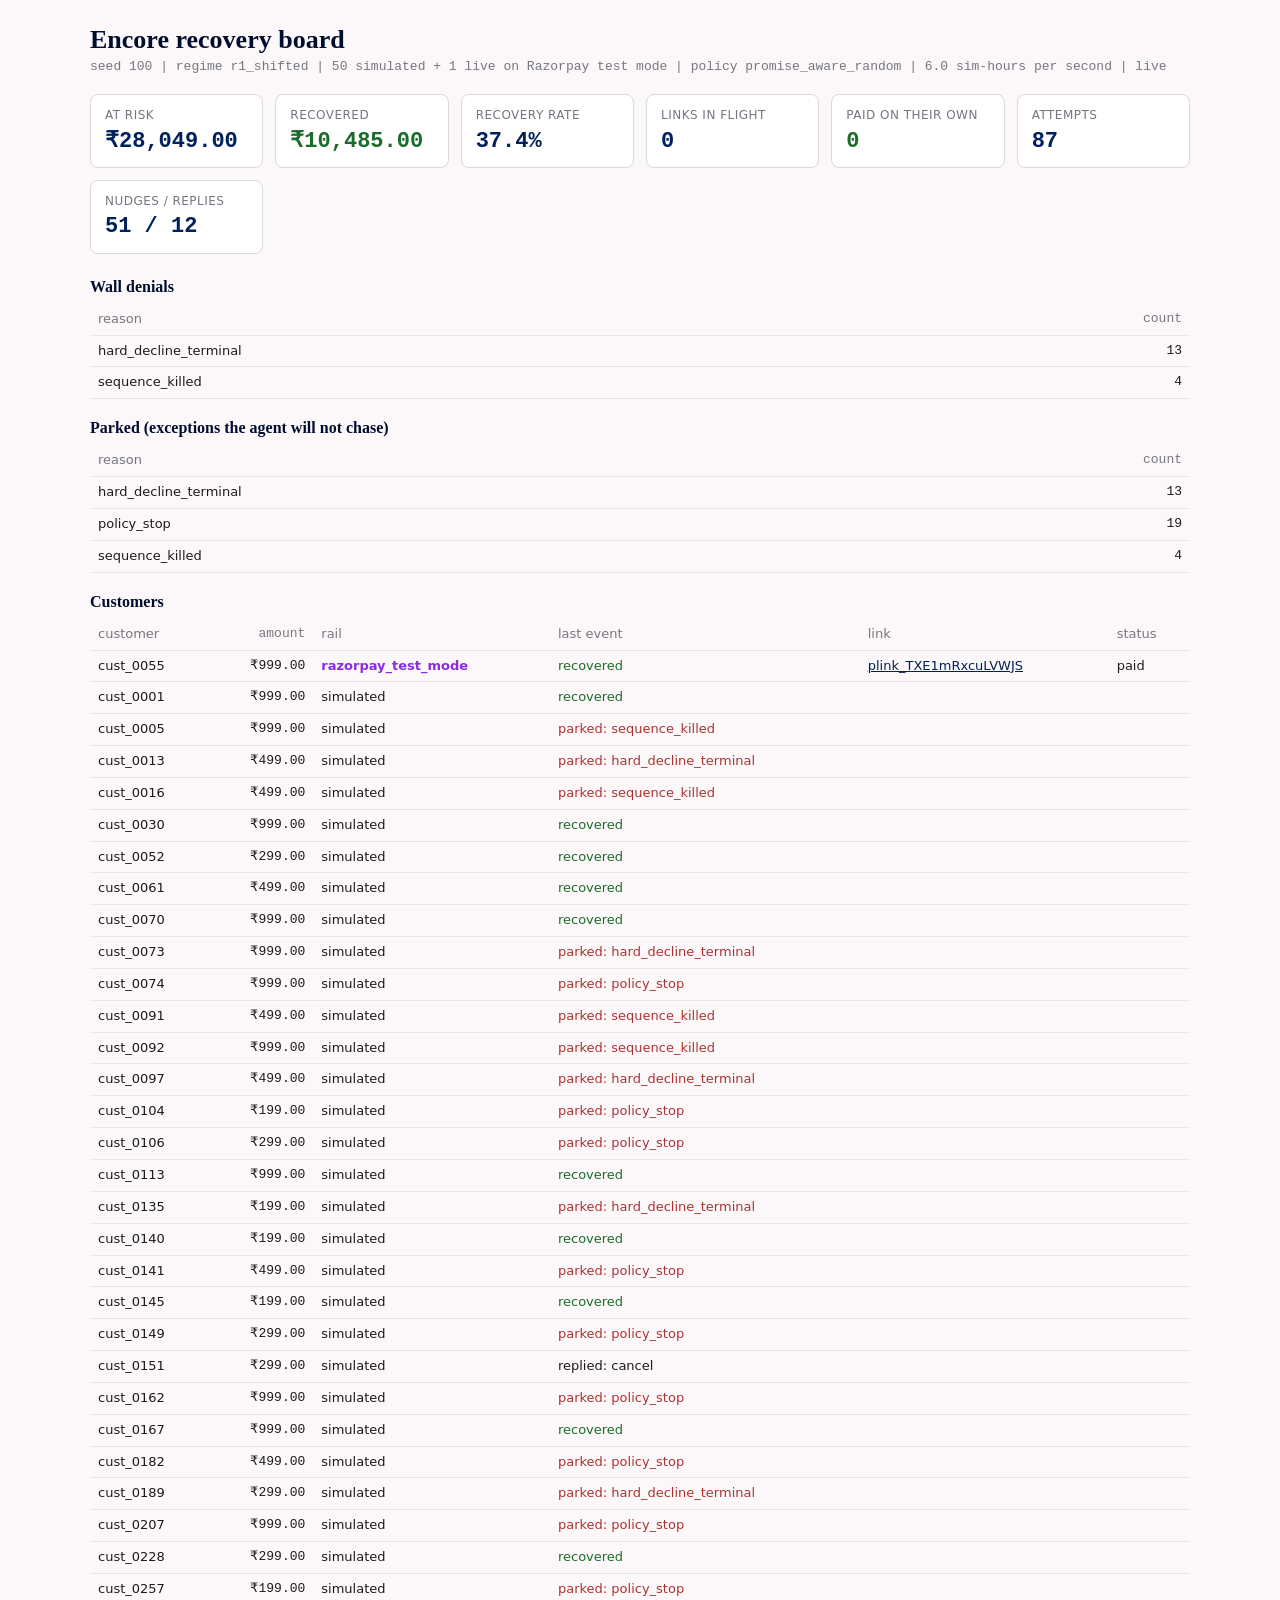
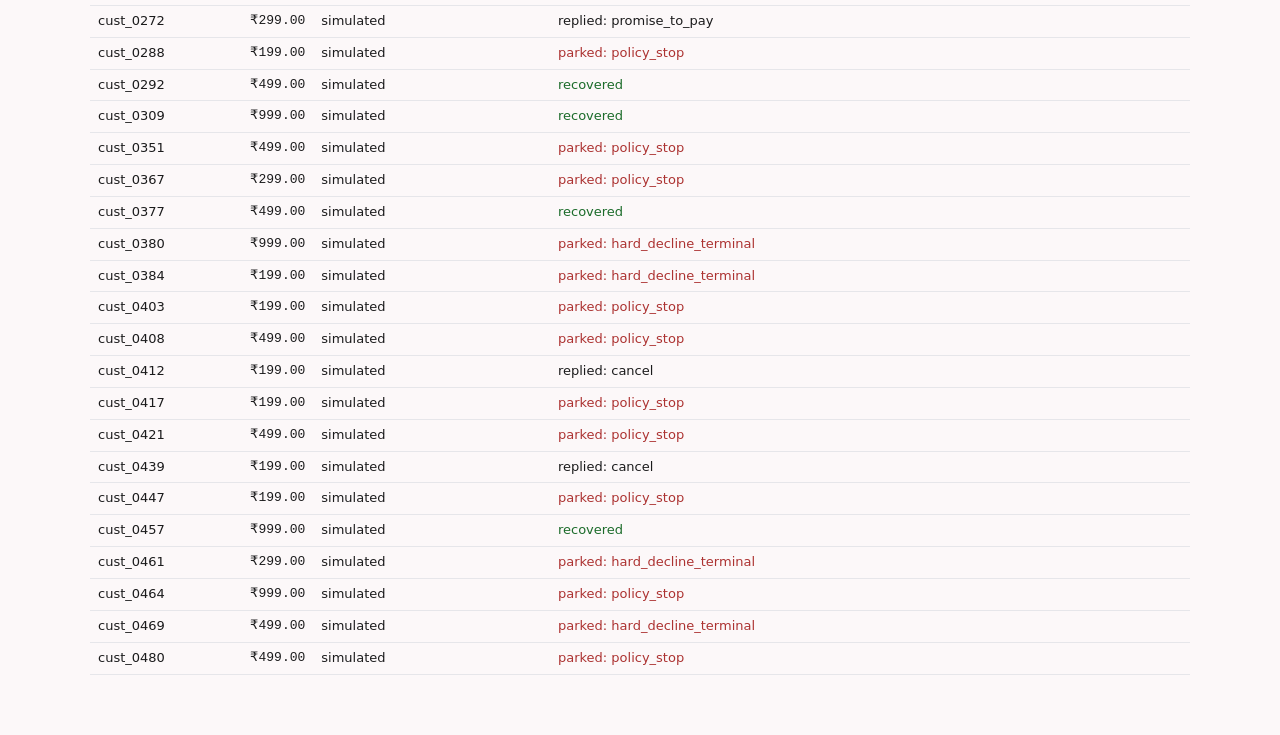
<file: docs/evidence/board-2026-09-02-live.html>
<!doctype html>
<html lang='en'><head><meta charset='utf-8'><meta http-equiv="refresh" content="3"><meta name='viewport' content='width=device-width, initial-scale=1'><title>Encore recovery board</title><style>
body{margin:0;background:#fcf8f9;color:#1b1b1c;font:15px/1.45 'IBM Plex Sans',system-ui,sans-serif}
main{max-width:1100px;margin:0 auto;padding:24px 20px 60px}
h1{font:600 26px/1.2 'IBM Plex Serif',Georgia,serif;color:#000d2f;margin:0 0 4px}
.prov{color:#757681;font:13px 'IBM Plex Mono',ui-monospace,monospace;margin-bottom:20px}
.cards{display:grid;grid-template-columns:repeat(auto-fit,minmax(170px,1fr));gap:12px;margin-bottom:24px}
.card{border:1px solid #d8d9de;border-radius:8px;padding:12px 14px;background:#fff}
.card .k{font-size:12px;color:#757681;text-transform:uppercase;letter-spacing:.04em}
.card .v{font:600 22px/1.2 'IBM Plex Mono',ui-monospace,monospace;color:#00205b;margin-top:4px}
.card.win .v{color:#1b6b2a}
h2{font:600 16px 'IBM Plex Serif',Georgia,serif;color:#000d2f;margin:20px 0 8px}
table{border-collapse:collapse;width:100%;font-size:13px}
th,td{padding:6px 8px;border-bottom:1px solid #e6e6ea;text-align:left;vertical-align:top}
th{color:#757681;font-weight:500}
td.num,th.num{text-align:right;font-family:'IBM Plex Mono',ui-monospace,monospace}
.live{color:#8a2be2;font-weight:600}
.ok{color:#1b6b2a}.bad{color:#ac3231}
.wrap{overflow-x:auto}
a{color:#00205b}
</style></head><body><main><h1>Encore recovery board</h1><div class='prov'>seed 100 | regime r1_shifted | 50 simulated + 1 live on Razorpay test mode | policy promise_aware_random | 6.0 sim-hours per second | live</div><div class='cards'><div class='card '><div class='k'>At risk</div><div class='v'>₹28,049.00</div></div><div class='card win'><div class='k'>Recovered</div><div class='v'>₹10,485.00</div></div><div class='card '><div class='k'>Recovery rate</div><div class='v'>37.4%</div></div><div class='card '><div class='k'>Links in flight</div><div class='v'>0</div></div><div class='card win'><div class='k'>Paid on their own</div><div class='v'>0</div></div><div class='card '><div class='k'>Attempts</div><div class='v'>87</div></div><div class='card '><div class='k'>Nudges / replies</div><div class='v'>51 / 12</div></div></div><h2>Wall denials</h2><div class='wrap'><table><tr><th>reason</th><th class='num'>count</th></tr><tr><td>hard_decline_terminal</td><td class='num'>13</td></tr><tr><td>sequence_killed</td><td class='num'>4</td></tr></table></div><h2>Parked (exceptions the agent will not chase)</h2><div class='wrap'><table><tr><th>reason</th><th class='num'>count</th></tr><tr><td>hard_decline_terminal</td><td class='num'>13</td></tr><tr><td>policy_stop</td><td class='num'>19</td></tr><tr><td>sequence_killed</td><td class='num'>4</td></tr></table></div><h2>Customers</h2><div class='wrap'><table><tr><th>customer</th><th class='num'>amount</th><th>rail</th><th>last event</th><th>link</th><th>status</th></tr><tr><td>cust_0055</td><td class='num'>₹999.00</td><td><span class='live'>razorpay_test_mode</span></td><td class='ok'>recovered</td><td><a href='https://rzp.io/rzp/aAabolSJ'>plink_TXE1mRxcuLVWJS</a></td><td>paid</td></tr><tr><td>cust_0001</td><td class='num'>₹999.00</td><td>simulated</td><td class='ok'>recovered</td><td></td><td></td></tr><tr><td>cust_0005</td><td class='num'>₹999.00</td><td>simulated</td><td class='bad'>parked: sequence_killed</td><td></td><td></td></tr><tr><td>cust_0013</td><td class='num'>₹499.00</td><td>simulated</td><td class='bad'>parked: hard_decline_terminal</td><td></td><td></td></tr><tr><td>cust_0016</td><td class='num'>₹499.00</td><td>simulated</td><td class='bad'>parked: sequence_killed</td><td></td><td></td></tr><tr><td>cust_0030</td><td class='num'>₹999.00</td><td>simulated</td><td class='ok'>recovered</td><td></td><td></td></tr><tr><td>cust_0052</td><td class='num'>₹299.00</td><td>simulated</td><td class='ok'>recovered</td><td></td><td></td></tr><tr><td>cust_0061</td><td class='num'>₹499.00</td><td>simulated</td><td class='ok'>recovered</td><td></td><td></td></tr><tr><td>cust_0070</td><td class='num'>₹999.00</td><td>simulated</td><td class='ok'>recovered</td><td></td><td></td></tr><tr><td>cust_0073</td><td class='num'>₹999.00</td><td>simulated</td><td class='bad'>parked: hard_decline_terminal</td><td></td><td></td></tr><tr><td>cust_0074</td><td class='num'>₹999.00</td><td>simulated</td><td class='bad'>parked: policy_stop</td><td></td><td></td></tr><tr><td>cust_0091</td><td class='num'>₹499.00</td><td>simulated</td><td class='bad'>parked: sequence_killed</td><td></td><td></td></tr><tr><td>cust_0092</td><td class='num'>₹999.00</td><td>simulated</td><td class='bad'>parked: sequence_killed</td><td></td><td></td></tr><tr><td>cust_0097</td><td class='num'>₹499.00</td><td>simulated</td><td class='bad'>parked: hard_decline_terminal</td><td></td><td></td></tr><tr><td>cust_0104</td><td class='num'>₹199.00</td><td>simulated</td><td class='bad'>parked: policy_stop</td><td></td><td></td></tr><tr><td>cust_0106</td><td class='num'>₹299.00</td><td>simulated</td><td class='bad'>parked: policy_stop</td><td></td><td></td></tr><tr><td>cust_0113</td><td class='num'>₹999.00</td><td>simulated</td><td class='ok'>recovered</td><td></td><td></td></tr><tr><td>cust_0135</td><td class='num'>₹199.00</td><td>simulated</td><td class='bad'>parked: hard_decline_terminal</td><td></td><td></td></tr><tr><td>cust_0140</td><td class='num'>₹199.00</td><td>simulated</td><td class='ok'>recovered</td><td></td><td></td></tr><tr><td>cust_0141</td><td class='num'>₹499.00</td><td>simulated</td><td class='bad'>parked: policy_stop</td><td></td><td></td></tr><tr><td>cust_0145</td><td class='num'>₹199.00</td><td>simulated</td><td class='ok'>recovered</td><td></td><td></td></tr><tr><td>cust_0149</td><td class='num'>₹299.00</td><td>simulated</td><td class='bad'>parked: policy_stop</td><td></td><td></td></tr><tr><td>cust_0151</td><td class='num'>₹299.00</td><td>simulated</td><td class=''>replied: cancel</td><td></td><td></td></tr><tr><td>cust_0162</td><td class='num'>₹999.00</td><td>simulated</td><td class='bad'>parked: policy_stop</td><td></td><td></td></tr><tr><td>cust_0167</td><td class='num'>₹999.00</td><td>simulated</td><td class='ok'>recovered</td><td></td><td></td></tr><tr><td>cust_0182</td><td class='num'>₹499.00</td><td>simulated</td><td class='bad'>parked: policy_stop</td><td></td><td></td></tr><tr><td>cust_0189</td><td class='num'>₹299.00</td><td>simulated</td><td class='bad'>parked: hard_decline_terminal</td><td></td><td></td></tr><tr><td>cust_0207</td><td class='num'>₹999.00</td><td>simulated</td><td class='bad'>parked: policy_stop</td><td></td><td></td></tr><tr><td>cust_0228</td><td class='num'>₹299.00</td><td>simulated</td><td class='ok'>recovered</td><td></td><td></td></tr><tr><td>cust_0257</td><td class='num'>₹199.00</td><td>simulated</td><td class='bad'>parked: policy_stop</td><td></td><td></td></tr><tr><td>cust_0272</td><td class='num'>₹299.00</td><td>simulated</td><td class=''>replied: promise_to_pay</td><td></td><td></td></tr><tr><td>cust_0288</td><td class='num'>₹199.00</td><td>simulated</td><td class='bad'>parked: policy_stop</td><td></td><td></td></tr><tr><td>cust_0292</td><td class='num'>₹499.00</td><td>simulated</td><td class='ok'>recovered</td><td></td><td></td></tr><tr><td>cust_0309</td><td class='num'>₹999.00</td><td>simulated</td><td class='ok'>recovered</td><td></td><td></td></tr><tr><td>cust_0351</td><td class='num'>₹499.00</td><td>simulated</td><td class='bad'>parked: policy_stop</td><td></td><td></td></tr><tr><td>cust_0367</td><td class='num'>₹299.00</td><td>simulated</td><td class='bad'>parked: policy_stop</td><td></td><td></td></tr><tr><td>cust_0377</td><td class='num'>₹499.00</td><td>simulated</td><td class='ok'>recovered</td><td></td><td></td></tr><tr><td>cust_0380</td><td class='num'>₹999.00</td><td>simulated</td><td class='bad'>parked: hard_decline_terminal</td><td></td><td></td></tr><tr><td>cust_0384</td><td class='num'>₹199.00</td><td>simulated</td><td class='bad'>parked: hard_decline_terminal</td><td></td><td></td></tr><tr><td>cust_0403</td><td class='num'>₹199.00</td><td>simulated</td><td class='bad'>parked: policy_stop</td><td></td><td></td></tr><tr><td>cust_0408</td><td class='num'>₹499.00</td><td>simulated</td><td class='bad'>parked: policy_stop</td><td></td><td></td></tr><tr><td>cust_0412</td><td class='num'>₹199.00</td><td>simulated</td><td class=''>replied: cancel</td><td></td><td></td></tr><tr><td>cust_0417</td><td class='num'>₹199.00</td><td>simulated</td><td class='bad'>parked: policy_stop</td><td></td><td></td></tr><tr><td>cust_0421</td><td class='num'>₹499.00</td><td>simulated</td><td class='bad'>parked: policy_stop</td><td></td><td></td></tr><tr><td>cust_0439</td><td class='num'>₹199.00</td><td>simulated</td><td class=''>replied: cancel</td><td></td><td></td></tr><tr><td>cust_0447</td><td class='num'>₹199.00</td><td>simulated</td><td class='bad'>parked: policy_stop</td><td></td><td></td></tr><tr><td>cust_0457</td><td class='num'>₹999.00</td><td>simulated</td><td class='ok'>recovered</td><td></td><td></td></tr><tr><td>cust_0461</td><td class='num'>₹299.00</td><td>simulated</td><td class='bad'>parked: hard_decline_terminal</td><td></td><td></td></tr><tr><td>cust_0464</td><td class='num'>₹999.00</td><td>simulated</td><td class='bad'>parked: policy_stop</td><td></td><td></td></tr><tr><td>cust_0469</td><td class='num'>₹499.00</td><td>simulated</td><td class='bad'>parked: hard_decline_terminal</td><td></td><td></td></tr><tr><td>cust_0480</td><td class='num'>₹499.00</td><td>simulated</td><td class='bad'>parked: policy_stop</td><td></td><td></td></tr></table></div></main></body></html>
</file>
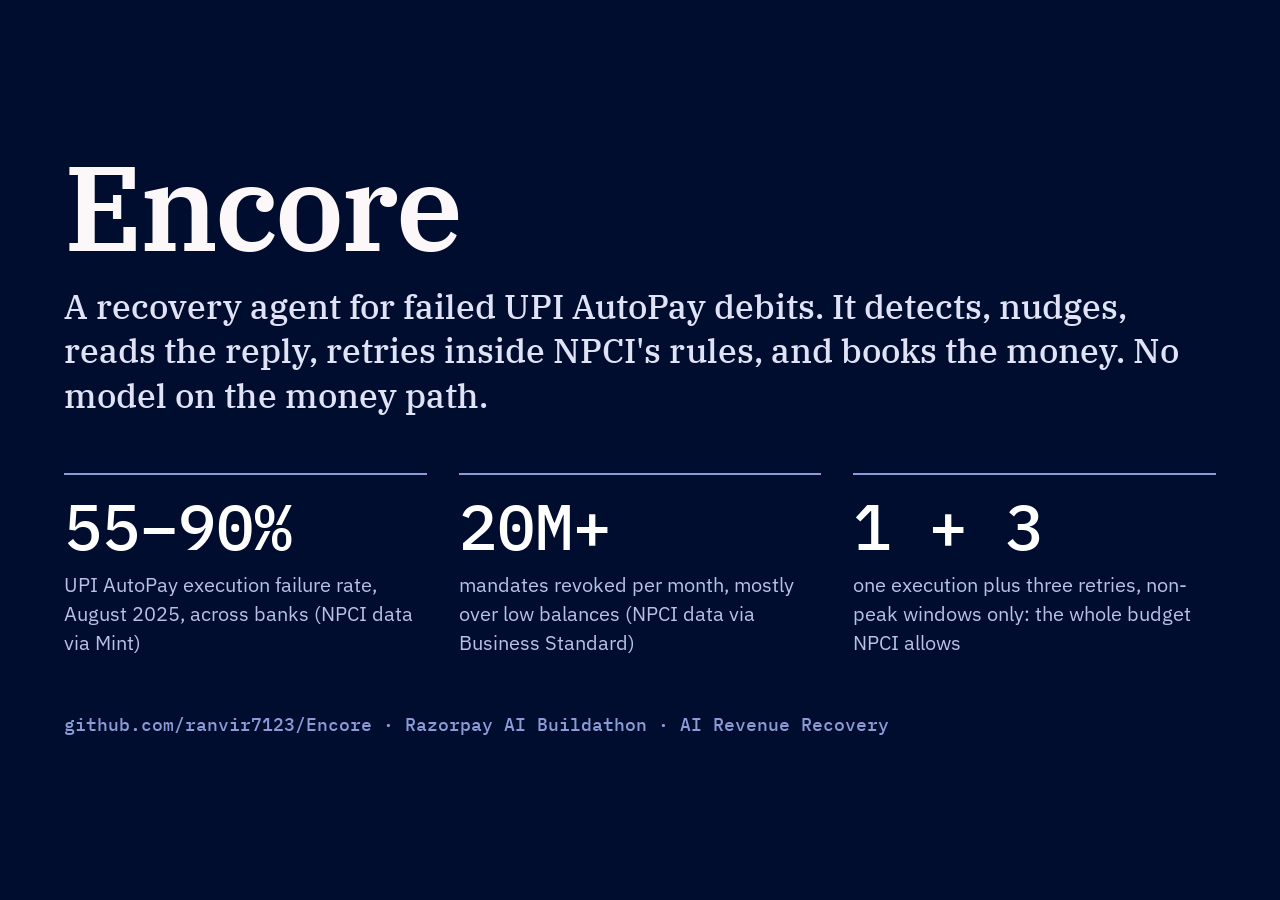
<file: docs/video/title-card.html>
<!doctype html>
<html lang="en">
<head>
<meta charset="utf-8">
<meta name="viewport" content="width=device-width, initial-scale=1">
<title>Encore — title card</title>
<link rel="preconnect" href="https://fonts.googleapis.com">
<link rel="stylesheet" href="https://fonts.googleapis.com/css2?family=IBM+Plex+Serif:wght@500;600&family=IBM+Plex+Sans:wght@400;500&family=IBM+Plex+Mono:wght@500&display=swap">
<style>
  /* The opening 20 seconds of the demo video. Static, no JavaScript. Every
     number is from README section 1 and carries its source there. */
  html, body { height: 100%; margin: 0; }
  body {
    background: #000d2f; color: #fcf8f9;
    font: 400 22px/1.45 "IBM Plex Sans", system-ui, sans-serif;
    display: grid; place-items: center;
  }
  main { max-width: 1400px; padding: 48px 64px; }
  .wordmark {
    font: 600 120px/1 "IBM Plex Serif", Georgia, serif; letter-spacing: -0.02em;
    margin: 0 0 18px;
  }
  .pitch {
    font: 500 34px/1.3 "IBM Plex Serif", Georgia, serif; color: #dfe3f5;
    margin: 0 0 56px; max-width: 1200px;
  }
  .stats { display: grid; grid-template-columns: repeat(3, 1fr); gap: 32px; }
  .stat { border-top: 2px solid #8a9bd6; padding-top: 18px; }
  .stat .v { font: 500 64px/1.05 "IBM Plex Mono", ui-monospace, monospace; color: #ffffff; }
  .stat .k { margin-top: 10px; color: #b9c2e6; font-size: 20px; }
  .foot { margin-top: 56px; color: #8a9bd6; font: 500 18px "IBM Plex Mono", ui-monospace, monospace; }
</style>
</head>
<body>
<main>
  <h1 class="wordmark">Encore</h1>
  <p class="pitch">A recovery agent for failed UPI AutoPay debits. It detects, nudges, reads the reply,
    retries inside NPCI's rules, and books the money. No model on the money path.</p>
  <div class="stats">
    <div class="stat"><div class="v">55–90%</div><div class="k">UPI AutoPay execution failure rate, August 2025, across banks (NPCI data via Mint)</div></div>
    <div class="stat"><div class="v">20M+</div><div class="k">mandates revoked per month, mostly over low balances (NPCI data via Business Standard)</div></div>
    <div class="stat"><div class="v">1 + 3</div><div class="k">one execution plus three retries, non-peak windows only: the whole budget NPCI allows</div></div>
  </div>
  <p class="foot">github.com/ranvir7123/Encore · Razorpay AI Buildathon · AI Revenue Recovery</p>
</main>
</body>
</html>
</file>
